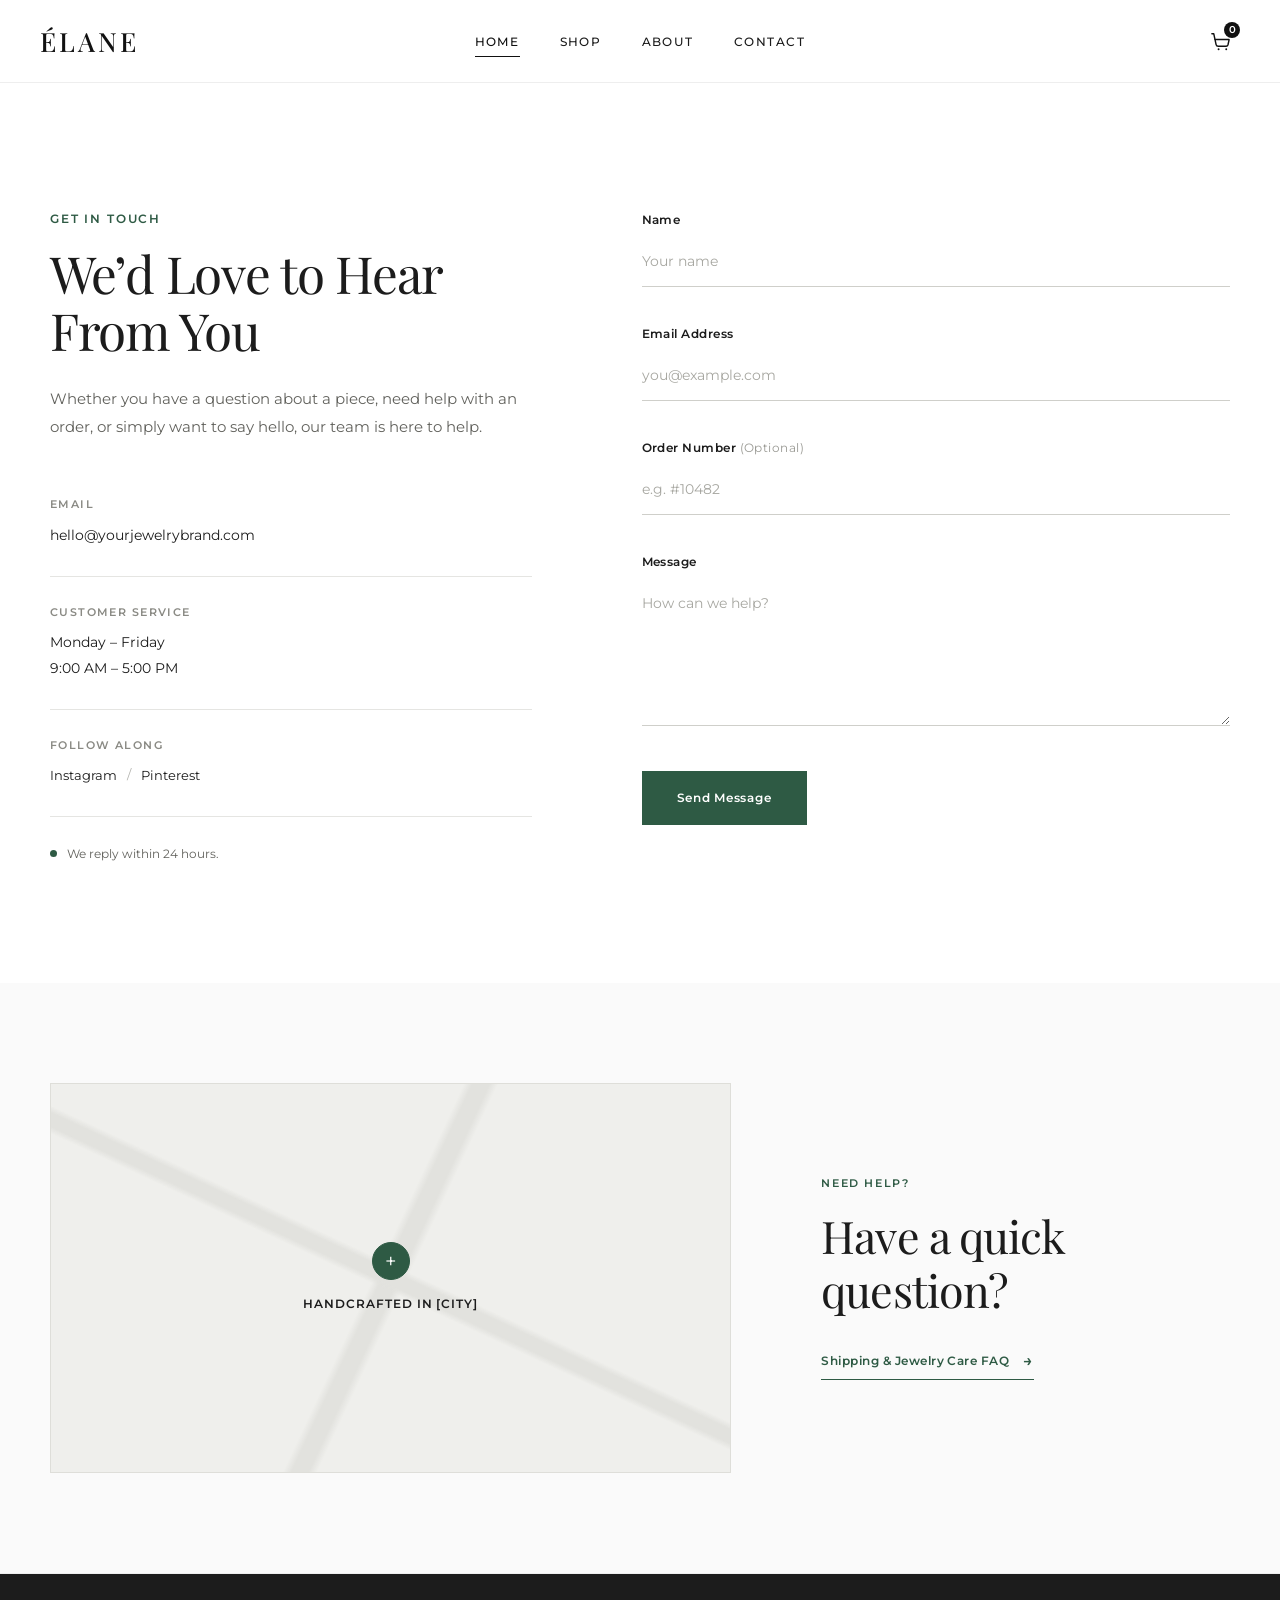
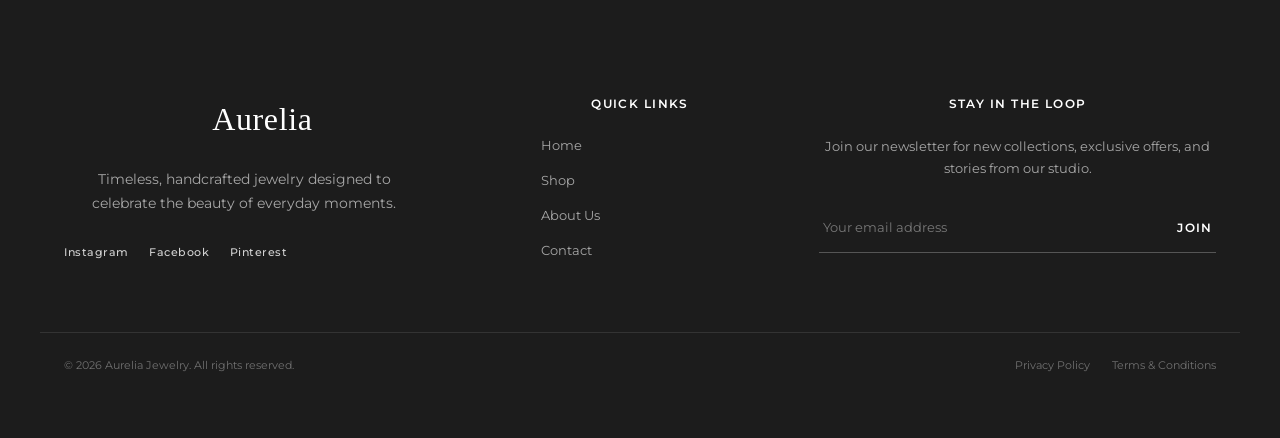
<file: contact.html>
<!DOCTYPE html>
<html lang="en">

<head>
    <meta charset="UTF-8">
    <meta name="viewport" content="width=device-width, initial-scale=1.0">
    <title>Document</title>

    <!-- Google Fonts -->
    <link rel="preconnect" href="https://fonts.googleapis.com">
    <link rel="preconnect" href="https://fonts.gstatic.com" crossorigin>

    <link
        href="https://fonts.googleapis.com/css2?family=Montserrat:wght@400;500;600&family=Playfair+Display:wght@400;500;600&display=swap"
        rel="stylesheet">

    <!-- Global Styles -->
    <link rel="stylesheet" href="styles.css">

</head>

<body>

    <header class="site-header">
        <nav class="navbar container" aria-label="Main navigation">

            <!-- Brand Logo -->
            <a href="/" class="brand-logo" aria-label="ÉLANE Jewelry Home">
                ÉLANE
            </a>

            <!-- Navigation Links -->
            <ul class="nav-links">
                <li>
                    <a href="/" class="nav-link active">Home</a>
                </li>

                <li>
                    <a href="/shop.html" class="nav-link">Shop</a>
                </li>

                <li>
                    <a href="/about.html" class="nav-link">About</a>
                </li>

                <li>
                    <a href="/contact.html" class="nav-link">Contact</a>
                </li>
            </ul>

            <!-- Shopping Cart -->
            <a href="/cart.html" class="cart-link" aria-label="View shopping cart">
                <svg class="cart-icon" width="24" height="24" viewBox="0 0 24 24" fill="none"
                    xmlns="http://www.w3.org/2000/svg" aria-hidden="true">
                    <path d="M3 4H5L7.4 15.2C7.62 16.23 8.53 17 9.58 17H17.8C18.75 17 19.59 16.34 19.82 15.42L21 10H6"
                        stroke="currentColor" stroke-width="1.5" stroke-linecap="round" stroke-linejoin="round" />

                    <circle cx="10" cy="20" r="1" fill="currentColor" />

                    <circle cx="18" cy="20" r="1" fill="currentColor" />
                </svg>

                <span class="cart-count">0</span>
            </a>

        </nav>
    </header>

    <main>

        <!-- =========================================
     CONTACT PAGE — MAIN SECTION
========================================= -->

        <section class="contact-section">
            <div class="contact-container">

                <!-- Left Column — Get in Touch -->
                <div class="contact-info">

                    <p class="contact-eyebrow">Get in Touch</p>

                    <h1>We’d Love to Hear From You</h1>

                    <p class="contact-intro">
                        Whether you have a question about a piece, need help with an order,
                        or simply want to say hello, our team is here to help.
                    </p>

                    <div class="contact-details">

                        <!-- Email -->
                        <div class="contact-detail">
                            <span class="contact-label">Email</span>
                            <a href="mailto:hello@yourjewelrybrand.com">
                                hello@yourjewelrybrand.com
                            </a>
                        </div>

                        <!-- Customer Service Hours -->
                        <div class="contact-detail">
                            <span class="contact-label">Customer Service</span>
                            <p>
                                Monday – Friday<br />
                                9:00 AM – 5:00 PM
                            </p>
                        </div>

                        <!-- Social Links -->
                        <div class="contact-detail">
                            <span class="contact-label">Follow Along</span>

                            <div class="contact-socials">
                                <a href="#" target="_blank" rel="noopener noreferrer">
                                    Instagram
                                </a>

                                <span>/</span>

                                <a href="#" target="_blank" rel="noopener noreferrer">
                                    Pinterest
                                </a>
                            </div>
                        </div>

                        <!-- Response Time -->
                        <div class="contact-response">
                            <span class="response-dot"></span>
                            <span>We reply within 24 hours.</span>
                        </div>

                    </div>
                </div>


                <!-- Right Column — Contact Form -->
                <div class="contact-form-wrapper">

                    <form class="contact-form">

                        <!-- Name -->
                        <div class="form-field">
                            <label for="contact-name">Name</label>
                            <input type="text" id="contact-name" name="name" placeholder="Your name" autocomplete="name"
                                required />
                        </div>

                        <!-- Email -->
                        <div class="form-field">
                            <label for="contact-email">Email Address</label>
                            <input type="email" id="contact-email" name="email" placeholder="you@example.com"
                                autocomplete="email" required />
                        </div>

                        <!-- Order Number -->
                        <div class="form-field">
                            <label for="contact-order">Order Number <span>(Optional)</span></label>
                            <input type="text" id="contact-order" name="order-number" placeholder="e.g. #10482" />
                        </div>

                        <!-- Message -->
                        <div class="form-field form-message">
                            <label for="contact-message">Message</label>
                            <textarea id="contact-message" name="message" placeholder="How can we help?" rows="5"
                                required></textarea>
                        </div>

                        <!-- Submit -->
                        <button type="submit" class="contact-submit">
                            Send Message
                        </button>

                    </form>

                </div>

            </div>
        </section>

        <!-- =========================================
     CONTACT PAGE — MAP & FAQ CLOSURE
========================================= -->

        <section class="contact-closure">
            <div class="contact-closure-container">

                <!-- Left — Map Placeholder -->
                <div class="contact-map">
                    <div class="map-placeholder">
                        <div class="map-placeholder-content">
                            <span class="map-pin">+</span>
                            <p>Handcrafted in [City]</p>
                        </div>
                    </div>
                </div>

                <!-- Right — FAQ -->
                <div class="contact-faq">
                    <p class="contact-faq-eyebrow">Need Help?</p>

                    <h2>Have a quick question?</h2>

                    <a href="/shipping-jewelry-care" class="contact-faq-link">
                        Shipping &amp; Jewelry Care FAQ
                        <span aria-hidden="true">→</span>
                    </a>
                </div>

            </div>
        </section>

    </main>

    <footer class="site-footer">
        <div class="footer-container">

            <!-- Column 1: Brand -->
            <div class="footer-brand">
                <a href="#" class="footer-logo">
                    Aurelia
                </a>

                <p class="footer-statement">
                    Timeless, handcrafted jewelry designed to celebrate
                    the beauty of everyday moments.
                </p>

                <div class="footer-socials">
                    <a href="#" aria-label="Instagram">Instagram</a>
                    <a href="#" aria-label="Facebook">Facebook</a>
                    <a href="#" aria-label="Pinterest">Pinterest</a>
                </div>
            </div>

            <!-- Column 2: Quick Links -->
            <div class="footer-links">
                <h3>Quick Links</h3>

                <nav aria-label="Footer navigation">
                    <a href="#">Home</a>
                    <a href="#">Shop</a>
                    <a href="#">About Us</a>
                    <a href="#">Contact</a>
                </nav>
            </div>

            <!-- Column 3: Newsletter -->
            <div class="footer-newsletter">
                <h3>Stay in the Loop</h3>

                <p>
                    Join our newsletter for new collections, exclusive
                    offers, and stories from our studio.
                </p>

                <form class="newsletter-form">
                    <label for="newsletter-email" class="sr-only">
                        Email address
                    </label>

                    <input type="email" id="newsletter-email" name="email" placeholder="Your email address"
                        autocomplete="email" required />

                    <button type="submit">
                        Join
                    </button>
                </form>
            </div>

        </div>

        <!-- Bottom Bar -->
        <div class="footer-bottom">
            <p>
                © 2026 Aurelia Jewelry. All rights reserved.
            </p>

            <div class="footer-legal">
                <a href="#">Privacy Policy</a>
                <a href="#">Terms & Conditions</a>
            </div>
        </div>
    </footer>

</body>

</html>
</file>
<file: styles.css>
/* =========================================
   GLOBAL CONFIGURATION
========================================= */

:root {
  --color-white: #ffffff;
  --color-black: #111111;
  --color-charcoal: #1a1a1a;
  --color-gray-100: #f7f7f7;
  --color-gray-200: #eeeeee;
  --color-gray-500: #777777;
  --color-gray-700: #444444;

  --font-heading: "Playfair Display", Georgia, serif;
  --font-body: "Montserrat", Arial, sans-serif;

  --container-width: 1200px;

  --transition: 0.25s ease;
}


/* =========================================
   RESET
========================================= */

*,
*::before,
*::after {
  box-sizing: border-box;
  margin: 0;
  padding: 0;
}

html {
  scroll-behavior: smooth;
}

body {
  background-color: var(--color-white);
  color: var(--color-black);
  font-family: var(--font-body);
  font-size: 16px;
  line-height: 1.6;
}

img {
  display: block;
  max-width: 100%;
}

a {
  color: inherit;
  text-decoration: none;
}

button,
input,
textarea,
select {
  font: inherit;
}


/* =========================================
   REUSABLE CONTAINER
========================================= */

.container {
  width: min(100% - 48px, var(--container-width));
  margin-inline: auto;
}


/* =========================================
   HEADER
========================================= */

.site-header {
  position: sticky;
  top: 0;
  z-index: 1000;

  width: 100%;

  background-color: rgba(255, 255, 255, 0.97);
  border-bottom: 1px solid var(--color-gray-200);
}


/* =========================================
   NAVIGATION
========================================= */

.navbar {
  position: relative;

  display: grid;
  grid-template-columns: 1fr auto 1fr;
  align-items: center;

  min-height: 82px;
}


/* =========================================
   BRAND
========================================= */

.brand-logo {
  justify-self: start;

  font-family: var(--font-heading);
  font-size: 1.65rem;
  font-weight: 500;
  letter-spacing: 0.12em;

  color: var(--color-black);

  transition: opacity var(--transition);
}

.brand-logo:hover {
  opacity: 0.65;
}


/* =========================================
   NAVIGATION LINKS
========================================= */

.nav-links {
  display: flex;
  align-items: center;
  justify-content: center;
  gap: 2.5rem;

  list-style: none;
}

.nav-link {
  position: relative;

  font-size: 0.78rem;
  font-weight: 500;
  letter-spacing: 0.12em;
  text-transform: uppercase;

  color: var(--color-charcoal);

  transition: color var(--transition);
}

.nav-link::after {
  content: "";

  position: absolute;
  left: 0;
  bottom: -8px;

  width: 0;
  height: 1px;

  background-color: var(--color-black);

  transition: width var(--transition);
}

.nav-link:hover,
.nav-link.active {
  color: var(--color-black);
}

.nav-link:hover::after,
.nav-link.active::after {
  width: 100%;
}


/* =========================================
   SHOPPING CART
========================================= */

.cart-link {
  position: relative;

  justify-self: end;

  display: flex;
  align-items: center;
  justify-content: center;

  width: 40px;
  height: 40px;

  color: var(--color-black);

  transition: opacity var(--transition);
}

.cart-link:hover {
  opacity: 0.6;
}

.cart-icon {
  width: 23px;
  height: 23px;
}


/* Cart quantity */

.cart-count {
  position: absolute;
  top: 1px;
  right: 0;

  display: flex;
  align-items: center;
  justify-content: center;

  min-width: 16px;
  height: 16px;
  padding: 0 4px;

  border-radius: 50%;

  background-color: var(--color-black);
  color: var(--color-white);

  font-size: 0.6rem;
  font-weight: 600;
  line-height: 1;
}


/* =========================================
   HERO
========================================= */

.hero {
  min-height: calc(100vh - 82px);

  display: flex;
  align-items: center;

  background-color: var(--color-white);
  padding: 0 4rem;
}

.hero-content {
  padding-block: 100px;
}


/* Small heading above hero */

.eyebrow {
  margin-bottom: 1.5rem;

  color: var(--color-gray-500);

  font-size: 0.72rem;
  font-weight: 600;
  letter-spacing: 0.3em;
  text-transform: uppercase;
}


/* Main heading */

.hero h1 {
  max-width: 800px;

  margin-bottom: 1.75rem;

  font-family: var(--font-heading);
  font-size: clamp(3rem, 7vw, 6.5rem);
  font-weight: 400;
  line-height: 1.05;
  letter-spacing: -0.02em;

  color: var(--color-black);
}


/* Hero paragraph */

.hero-description {
  max-width: 550px;

  margin-bottom: 2.5rem;

  color: var(--color-gray-700);

  font-size: 0.95rem;
  line-height: 1.8;
}


/* =========================================
   BUTTON
========================================= */

.btn {
  display: inline-flex;
  align-items: center;
  justify-content: center;

  min-height: 52px;
  padding: 0 30px;

  border: 1px solid transparent;

  font-size: 0.75rem;
  font-weight: 600;
  letter-spacing: 0.12em;
  text-transform: uppercase;

  transition:
    background-color var(--transition),
    color var(--transition),
    border-color var(--transition);
}

.btn-dark {
  background-color: var(--color-black);
  color: var(--color-white);
}

.btn-dark:hover {
  background-color: var(--color-charcoal);
}


/* =========================================
   FOOTER
========================================= */

.site-footer {
  padding: 40px 0;

  border-top: 1px solid var(--color-gray-200);

  color: var(--color-gray-500);

  font-size: 0.75rem;
  text-align: center;
}


/* =========================================
   RESPONSIVE NAVIGATION
========================================= */

@media (max-width: 768px) {

  .container {
    width: min(100% - 32px, var(--container-width));
  }

  .navbar {
    grid-template-columns: 1fr auto;
    min-height: 72px;
  }

  .brand-logo {
    font-size: 1.4rem;
  }

  /*
    Hide desktop navigation for now.
    A mobile menu can be added later with JavaScript.
  */
  .nav-links {
    display: none;
  }

  .hero {
    min-height: calc(100vh - 72px);
  }

  .hero-content {
    padding-block: 80px;
  }

  .hero h1 {
    font-size: clamp(2.8rem, 14vw, 4.5rem);
  }

  .hero-description {
    font-size: 0.9rem;
  }

}


/* =========================================
   SMALL MOBILE DEVICES
========================================= */

@media (max-width: 480px) {

  .container {
    width: min(100% - 24px, var(--container-width));
  }

  .navbar {
    min-height: 68px;
  }

  .brand-logo {
    font-size: 1.25rem;
  }

  .hero-content {
    padding-block: 60px;
  }

  .hero h1 {
    font-size: 3rem;
  }

  .btn {
    width: 100%;
  }

}



/* =========================================
   FULLSCREEN HERO
========================================= */

.hero {
  position: relative;

  min-height: 100vh;
  min-height: 100svh;

  display: flex;
  align-items: center;

  overflow: hidden;

  background-color: var(--color-charcoal);
}


/* =========================================
   HERO BACKGROUND IMAGE
========================================= */

.hero-background {
  position: absolute;
  inset: 0;

  z-index: 0;
}

.hero-background img {
  width: 100%;
  height: 100%;

  object-fit: cover;
  object-position: center;

  display: block;
}


/* =========================================
   HERO OVERLAY
========================================= */

.hero-overlay {
  position: absolute;
  inset: 0;

  z-index: 1;

  /*
    Solid charcoal overlay rather than a gradient.
    This keeps the design consistent with the
    minimalist luxury aesthetic.
  */
  background-color: rgba(17, 17, 17, 0.48);
}


/* =========================================
   HERO CONTENT
========================================= */

.hero-content {
  position: relative;

  z-index: 2;

  width: 100%;

  padding-top: 120px;
  padding-bottom: 120px;

  color: var(--color-white);
}


/* =========================================
   HERO EYEBROW
========================================= */

.hero .eyebrow {
  margin-bottom: 1.5rem;

  color: rgba(255, 255, 255, 0.85);

  font-family: var(--font-body);
  font-size: 0.72rem;
  font-weight: 600;

  letter-spacing: 0.3em;
  text-transform: uppercase;
}


/* =========================================
   HERO HEADING
========================================= */

.hero h1 {
  max-width: 900px;

  margin-bottom: 1.75rem;

  color: var(--color-white);

  font-family: var(--font-heading);
  font-size: clamp(3.2rem, 7vw, 7rem);
  font-weight: 400;

  line-height: 1.05;
  letter-spacing: -0.025em;
}


/* =========================================
   HERO DESCRIPTION
========================================= */

.hero-description {
  max-width: 560px;

  margin-bottom: 2.5rem;

  color: rgba(255, 255, 255, 0.88);

  font-family: var(--font-body);
  font-size: 0.95rem;
  line-height: 1.8;
}


/* =========================================
   EMERALD CTA
========================================= */

.btn-emerald {
  background-color: #2E5A44;
  border-color: #2E5A44;

  color: var(--color-white);
}

.btn-emerald:hover {
  background-color: #244936;
  border-color: #244936;
}

.btn-emerald:focus-visible {
  outline: 2px solid var(--color-white);
  outline-offset: 4px;
}


/* =========================================
   HERO RESPONSIVE
========================================= */

@media (max-width: 768px) {

  .hero-content {
    padding-top: 100px;
    padding-bottom: 100px;
  }

  .hero h1 {
    max-width: 700px;

    font-size: clamp(3rem, 12vw, 5rem);
  }

  .hero-description {
    max-width: 500px;

    font-size: 0.9rem;
  }

}


/* =========================================
   SMALL MOBILE DEVICES
========================================= */

@media (max-width: 480px) {

  .hero {
    min-height: 100svh;
  }

  .hero-content {
    padding-top: 80px;
    padding-bottom: 80px;
  }

  .hero .eyebrow {
    margin-bottom: 1.25rem;

    font-size: 0.65rem;
    letter-spacing: 0.22em;
  }

  .hero h1 {
    margin-bottom: 1.5rem;

    font-size: clamp(2.7rem, 13vw, 4rem);
    line-height: 1.08;
  }

  .hero-description {
    margin-bottom: 2rem;

    font-size: 0.85rem;
    line-height: 1.75;
  }

  .hero .btn {
    width: auto;
  }

}

/* ========================================
   SHOP BY CATEGORY
======================================== */

.shop-categories {
  width: 100%;
  padding: 100px 24px;
  background-color: #ffffff;
}

.categories-container {
  width: 100%;
  max-width: 1200px;
  margin: 0 auto;
}

/* Header */

.categories-header {
  max-width: 650px;
  margin: 0 auto 55px;
  text-align: center;
}

.categories-eyebrow {
  display: block;
  margin-bottom: 12px;
  color: #2e5a44;
  font-size: 0.8rem;
  font-weight: 600;
  letter-spacing: 0.15em;
  text-transform: uppercase;
}

.categories-header h2 {
  margin: 0 0 16px;
  color: #1f2933;
  font-family: Georgia, "Times New Roman", serif;
  font-size: clamp(2.2rem, 4vw, 3.2rem);
  font-weight: 500;
  line-height: 1.15;
}

.categories-header p {
  margin: 0;
  color: #6b7280;
  font-size: 1rem;
  line-height: 1.7;
}

/* Grid */

.categories-grid {
  display: grid;
  grid-template-columns: repeat(3, 1fr);
  gap: 24px;
}

/* Category Card */

.category-card {
  display: block;
  overflow: hidden;
  color: inherit;
  text-decoration: none;
}

/* Image Container */

.category-image {
  position: relative;
  width: 100%;
  aspect-ratio: 4 / 5;
  overflow: hidden;
  background-color: #f3f4f1;
}

/* Image */

.category-image img {
  display: block;
  width: 100%;
  height: 100%;
  object-fit: cover;
  transition: transform 0.6s ease;
}

/* Dark Overlay */

.category-image::after {
  content: "";
  position: absolute;
  inset: 0;
  background: rgba(0, 0, 0, 0.18);
  transition: background-color 0.4s ease;
}

/* Text Overlay */

.category-overlay {
  position: absolute;
  z-index: 2;
  right: 0;
  bottom: 0;
  left: 0;
  padding: 32px 28px;
  color: #ffffff;
}

.category-overlay h3 {
  margin: 0 0 8px;
  font-family: Georgia, "Times New Roman", serif;
  font-size: 2rem;
  font-weight: 500;
}

.category-overlay span {
  font-size: 0.8rem;
  font-weight: 600;
  letter-spacing: 0.08em;
  text-transform: uppercase;
  opacity: 0;
  transform: translateY(8px);
  transition:
    opacity 0.35s ease,
    transform 0.35s ease;
}

/* Hover Effects */

.category-card:hover .category-image img {
  transform: scale(1.06);
}

.category-card:hover .category-image::after {
  background: rgba(0, 0, 0, 0.28);
}

.category-card:hover .category-overlay span {
  opacity: 1;
  transform: translateY(0);
}

/* ========================================
   TABLET
======================================== */

@media (max-width: 900px) {
  .shop-categories {
    padding: 80px 24px;
  }

  .categories-grid {
    gap: 18px;
  }

  .category-overlay {
    padding: 24px 20px;
  }

  .category-overlay h3 {
    font-size: 1.7rem;
  }
}

/* ========================================
   MOBILE
======================================== */

@media (max-width: 650px) {
  .shop-categories {
    padding: 70px 20px;
  }

  .categories-header {
    margin-bottom: 40px;
  }

  .categories-grid {
    grid-template-columns: 1fr;
    gap: 20px;
  }

  .category-image {
    aspect-ratio: 16 / 10;
  }

  .category-overlay {
    padding: 24px;
  }

  .category-overlay h3 {
    font-size: 1.8rem;
  }

  .category-overlay span {
    opacity: 1;
    transform: translateY(0);
  }
}

/* ========================================
   TRENDING PIECES
======================================== */

.trending-pieces {
  width: 100%;
  padding: 100px 24px;
  background-color: #fafaf8;
}

.trending-container {
  width: 100%;
  max-width: 1200px;
  margin: 0 auto;
}

/* ========================================
   SECTION HEADER
======================================== */

.trending-header {
  max-width: 650px;
  margin: 0 auto 55px;
  text-align: center;
}

.trending-eyebrow {
  display: block;
  margin-bottom: 12px;
  color: #2e5a44;
  font-family: "Montserrat", sans-serif;
  font-size: 0.75rem;
  font-weight: 600;
  letter-spacing: 0.16em;
  text-transform: uppercase;
}

.trending-header h2 {
  margin: 0 0 16px;
  color: #1f2933;
  font-family: Georgia, "Times New Roman", serif;
  font-size: clamp(2.2rem, 4vw, 3.2rem);
  font-weight: 500;
  line-height: 1.15;
}

.trending-header p {
  margin: 0;
  color: #6b7280;
  font-family: "Montserrat", sans-serif;
  font-size: 0.9rem;
  line-height: 1.7;
}

/* ========================================
   PRODUCT GRID
======================================== */

.product-grid {
  display: grid;
  grid-template-columns: repeat(4, 1fr);
  gap: 28px;
}

/* ========================================
   PRODUCT CARD
======================================== */

.product-card {
  min-width: 0;
  background-color: #ffffff;
}

/* ========================================
   PRODUCT IMAGE
======================================== */

.product-image {
  width: 100%;
  aspect-ratio: 4 / 5;
  overflow: hidden;
  background-color: #eeeeeb;
}

.product-image img {
  display: block;
  width: 100%;
  height: 100%;
  object-fit: cover;
  transition: transform 0.5s ease;
}

.product-card:hover .product-image img {
  transform: scale(1.05);
}

/* ========================================
   PRODUCT INFO
======================================== */

.product-info {
  padding: 20px 4px 0;
}

.product-info h3 {
  margin: 0 0 8px;
  color: #1f2933;
  font-family: "Montserrat", sans-serif;
  font-size: 0.9rem;
  font-weight: 600;
  line-height: 1.5;
}

.product-price {
  margin: 0 0 18px;
  color: #2e5a44;
  font-family: "Montserrat", sans-serif;
  font-size: 0.9rem;
  font-weight: 600;
}

/* ========================================
   ADD TO CART BUTTON
======================================== */

.add-to-cart {
  width: 100%;
  padding: 12px 18px;
  border: 1px solid #2e5a44;
  background-color: transparent;
  color: #2e5a44;
  font-family: "Montserrat", sans-serif;
  font-size: 0.72rem;
  font-weight: 600;
  letter-spacing: 0.08em;
  text-transform: uppercase;
  cursor: pointer;
  transition:
    background-color 0.3s ease,
    color 0.3s ease;
}

.add-to-cart:hover {
  background-color: #2e5a44;
  color: #ffffff;
}

/* ========================================
   VIEW COLLECTION
======================================== */

.trending-footer {
  display: flex;
  justify-content: center;
  margin-top: 55px;
}

.view-collection {
  display: inline-flex;
  align-items: center;
  gap: 10px;
  padding-bottom: 5px;
  border-bottom: 1px solid #2e5a44;
  color: #2e5a44;
  font-family: "Montserrat", sans-serif;
  font-size: 0.75rem;
  font-weight: 600;
  letter-spacing: 0.08em;
  text-decoration: none;
  text-transform: uppercase;
  transition: gap 0.3s ease;
}

.view-collection:hover {
  gap: 16px;
}

/* ========================================
   TABLET
======================================== */

@media (max-width: 1000px) {
  .trending-pieces {
    padding: 80px 24px;
  }

  .product-grid {
    grid-template-columns: repeat(2, 1fr);
    gap: 35px 22px;
  }
}

/* ========================================
   MOBILE
======================================== */

@media (max-width: 600px) {
  .trending-pieces {
    padding: 70px 20px;
  }

  .trending-header {
    margin-bottom: 40px;
  }

  .product-grid {
    grid-template-columns: 1fr;
    gap: 45px;
  }

  .product-image {
    aspect-ratio: 4 / 5;
  }

  .product-info {
    padding-top: 18px;
  }

  .product-info h3 {
    font-size: 0.85rem;
  }

  .add-to-cart {
    padding: 13px 18px;
  }

  .trending-footer {
    margin-top: 45px;
  }
}

/* ========================================
   FOOTER
======================================== */

.site-footer {
  width: 100%;
  background-color: #1c1c1c;
  color: #ffffff;
}

/* ========================================
   MAIN FOOTER
======================================== */

.footer-container {
  width: 100%;
  max-width: 1200px;
  margin: 0 auto;
  padding: 80px 24px 70px;

  display: grid;
  grid-template-columns: 1.4fr 0.7fr 1.4fr;
  gap: 80px;
}

/* ========================================
   BRAND
======================================== */

.footer-logo {
  display: inline-block;
  margin-bottom: 22px;

  color: #ffffff;
  font-family: Georgia, "Times New Roman", serif;
  font-size: 2rem;
  font-weight: 500;
  letter-spacing: 0.02em;
  text-decoration: none;
}

.footer-statement {
  max-width: 360px;
  margin: 0;

  color: #a7a7a7;
  font-family: "Montserrat", sans-serif;
  font-size: 0.85rem;
  line-height: 1.8;
}

/* ========================================
   SOCIAL LINKS
======================================== */

.footer-socials {
  display: flex;
  flex-wrap: wrap;
  gap: 20px;
  margin-top: 28px;
}

.footer-socials a {
  color: #d1d1d1;
  font-family: "Montserrat", sans-serif;
  font-size: 0.7rem;
  font-weight: 500;
  letter-spacing: 0.05em;
  text-decoration: none;
  transition: color 0.3s ease;
}

.footer-socials a:hover {
  color: #ffffff;
}

/* ========================================
   QUICK LINKS
======================================== */

.footer-links h3,
.footer-newsletter h3 {
  margin: 0 0 22px;

  color: #ffffff;
  font-family: "Montserrat", sans-serif;
  font-size: 0.75rem;
  font-weight: 600;
  letter-spacing: 0.12em;
  text-transform: uppercase;
}

.footer-links nav {
  display: flex;
  flex-direction: column;
  gap: 14px;
}

.footer-links nav a {
  width: fit-content;

  color: #a7a7a7;
  font-family: "Montserrat", sans-serif;
  font-size: 0.82rem;
  text-decoration: none;

  transition:
    color 0.3s ease,
    transform 0.3s ease;
}

.footer-links nav a:hover {
  color: #ffffff;
  transform: translateX(4px);
}

/* ========================================
   NEWSLETTER
======================================== */

.footer-newsletter p {
  max-width: 400px;
  margin: 0 0 24px;

  color: #a7a7a7;
  font-family: "Montserrat", sans-serif;
  font-size: 0.82rem;
  line-height: 1.7;
}

/* ========================================
   NEWSLETTER FORM
======================================== */

.newsletter-form {
  display: flex;
  width: 100%;
  max-width: 430px;

  border-bottom: 1px solid #555555;
}

.newsletter-form input {
  flex: 1;
  min-width: 0;
  padding: 14px 4px;

  border: none;
  outline: none;
  background-color: transparent;

  color: #ffffff;
  font-family: "Montserrat", sans-serif;
  font-size: 0.8rem;
}

.newsletter-form input::placeholder {
  color: #777777;
}

.newsletter-form input:focus {
  border: none;
  outline: none;
}

.newsletter-form button {
  padding: 14px 4px;

  border: none;
  background-color: transparent;
  color: #ffffff;

  font-family: "Montserrat", sans-serif;
  font-size: 0.72rem;
  font-weight: 600;
  letter-spacing: 0.1em;
  text-transform: uppercase;

  cursor: pointer;

  transition: color 0.3s ease;
}

.newsletter-form button:hover {
  color: #b8c8bd;
}

/* ========================================
   SCREEN READER TEXT
======================================== */

.sr-only {
  position: absolute;

  width: 1px;
  height: 1px;
  padding: 0;
  margin: -1px;

  overflow: hidden;
  clip: rect(0, 0, 0, 0);
  white-space: nowrap;

  border: 0;
}

/* ========================================
   FOOTER BOTTOM
======================================== */

.footer-bottom {
  width: 100%;
  max-width: 1200px;
  margin: 0 auto;
  padding: 24px;

  display: flex;
  align-items: center;
  justify-content: space-between;
  gap: 20px;

  border-top: 1px solid #333333;
}

.footer-bottom p {
  margin: 0;

  color: #707070;
  font-family: "Montserrat", sans-serif;
  font-size: 0.68rem;
}

.footer-legal {
  display: flex;
  gap: 22px;
}

.footer-legal a {
  color: #707070;
  font-family: "Montserrat", sans-serif;
  font-size: 0.68rem;
  text-decoration: none;

  transition: color 0.3s ease;
}

.footer-legal a:hover {
  color: #ffffff;
}

/* ========================================
   TABLET
======================================== */

@media (max-width: 900px) {
  .footer-container {
    grid-template-columns: 1fr 1fr;
    gap: 55px 50px;
  }

  .footer-newsletter {
    grid-column: span 2;
  }
}

/* ========================================
   MOBILE
======================================== */

@media (max-width: 600px) {
  .footer-container {
    grid-template-columns: 1fr;
    gap: 45px;

    padding: 60px 20px 50px;
  }

  .footer-newsletter {
    grid-column: auto;
  }

  .footer-statement {
    max-width: 100%;
  }

  .newsletter-form {
    max-width: 100%;
  }

  .footer-bottom {
    flex-direction: column;
    align-items: flex-start;

    padding: 22px 20px;
  }

  .footer-legal {
    flex-wrap: wrap;
    gap: 12px 20px;
  }
}

/* ========================================
   SHOP PAGE — TOP BANNER
======================================== */

.shop-banner {
  width: 100%;
  min-height: 360px;
  padding: 80px 24px;

  display: flex;
  align-items: center;
  justify-content: center;

  background-color: #e5d9c4;
}

.shop-banner-content {
  width: 100%;
  max-width: 720px;
  margin: 0 auto;
  text-align: center;
}

/* Eyebrow */

.shop-banner-eyebrow {
  display: block;
  margin-bottom: 18px;

  color: #2e5a44;
  font-family: "Montserrat", sans-serif;
  font-size: 0.72rem;
  font-weight: 600;
  letter-spacing: 0.18em;
  text-transform: uppercase;
}

/* Main Title */

.shop-banner h1 {
  margin: 0 0 20px;

  color: #1c1c1c;
  font-family: "Playfair Display", Georgia, serif;
  font-size: clamp(2.5rem, 5vw, 4.2rem);
  font-weight: 500;
  line-height: 1.1;
}

/* Description */

.shop-banner p {
  max-width: 600px;
  margin: 0 auto;

  color: #4f4b45;
  font-family: "Montserrat", Arial, sans-serif;
  font-size: 0.9rem;
  font-weight: 400;
  line-height: 1.8;
}

/* ========================================
   TABLET
======================================== */

@media (max-width: 768px) {
  .shop-banner {
    min-height: 320px;
    padding: 70px 24px;
  }

  .shop-banner h1 {
    font-size: clamp(2.3rem, 7vw, 3.4rem);
  }
}

/* ========================================
   MOBILE
======================================== */

@media (max-width: 480px) {
  .shop-banner {
    min-height: 300px;
    padding: 60px 20px;
  }

  .shop-banner-eyebrow {
    margin-bottom: 14px;
    font-size: 0.68rem;
  }

  .shop-banner h1 {
    margin-bottom: 16px;
    font-size: 2.35rem;
  }

  .shop-banner p {
    font-size: 0.82rem;
    line-height: 1.7;
  }
}

/* ========================================
   PRODUCT CATALOG
======================================== */

.shop-catalog {
  width: 100%;
  padding: 90px 24px;
  background-color: #ffffff;
}

.catalog-container {
  width: 100%;
  max-width: 1200px;
  margin: 0 auto;

  display: grid;
  grid-template-columns: 25% 75%;
}

/* ========================================
   SIDEBAR
======================================== */

.catalog-sidebar {
  padding-right: 45px;
  border-right: 1px solid #e5e5e2;
}

.filter-section {
  padding-bottom: 25px;
  border-bottom: 1px solid #e5e5e2;
}

.filter-section h2 {
  margin: 0;

  color: #1c1c1c;
  font-family: "Playfair Display", Georgia, serif;
  font-size: 1.5rem;
  font-weight: 500;
}

/* Filter Groups */

.filter-group {
  padding: 28px 0;
  border-bottom: 1px solid #e5e5e2;
}

.filter-group h3 {
  margin: 0 0 20px;

  color: #1c1c1c;
  font-family: "Montserrat", sans-serif;
  font-size: 0.72rem;
  font-weight: 600;
  letter-spacing: 0.1em;
  text-transform: uppercase;
}

/* Checkbox Options */

.filter-option {
  display: flex;
  align-items: center;
  gap: 12px;

  margin-bottom: 15px;

  color: #5f5f5a;
  font-family: "Montserrat", sans-serif;
  font-size: 0.8rem;

  cursor: pointer;
}

.filter-option:last-child {
  margin-bottom: 0;
}

.filter-option input {
  width: 15px;
  height: 15px;

  margin: 0;

  accent-color: #2e5a44;

  cursor: pointer;
}

/* Sort Select */

.filter-group select {
  width: 100%;
  padding: 13px 35px 13px 12px;

  border: 1px solid #d8d8d3;
  border-radius: 0;

  background-color: #ffffff;
  color: #3f3f3a;

  font-family: "Montserrat", sans-serif;
  font-size: 0.75rem;

  cursor: pointer;
}

.filter-group select:focus {
  border-color: #2e5a44;
  outline: none;
}

/* ========================================
   PRODUCT AREA
======================================== */

.catalog-products {
  min-width: 0;
  padding-left: 45px;
}

/* Top Bar */

.catalog-topbar {
  display: flex;
  justify-content: flex-end;

  margin-bottom: 28px;
}

.catalog-topbar p {
  margin: 0;

  color: #888883;
  font-family: "Montserrat", sans-serif;
  font-size: 0.7rem;
}

/* ========================================
   PRODUCT GRID
======================================== */

.catalog-grid {
  display: grid;
  grid-template-columns: repeat(3, 1fr);
  gap: 42px 22px;
}

/* ========================================
   PRODUCT CARD
======================================== */

.catalog-product-card {
  min-width: 0;
}

/* Product Image */

.catalog-product-image {
  width: 100%;
  aspect-ratio: 4 / 5;

  overflow: hidden;
  background-color: #f1f0ec;
}

.catalog-product-image img {
  display: block;

  width: 100%;
  height: 100%;

  object-fit: cover;

  transition: transform 0.5s ease;
}

.catalog-product-card:hover .catalog-product-image img {
  transform: scale(1.05);
}

/* ========================================
   PRODUCT INFORMATION
======================================== */

.catalog-product-info {
  padding-top: 17px;
}

.catalog-product-info h3 {
  margin: 0 0 7px;

  color: #1c1c1c;
  font-family: "Montserrat", sans-serif;
  font-size: 0.8rem;
  font-weight: 600;
  line-height: 1.5;
}

.catalog-price {
  margin: 0 0 15px;

  color: #2e5a44;
  font-family: "Montserrat", sans-serif;
  font-size: 0.8rem;
  font-weight: 600;
}

/* ========================================
   QUICK VIEW BUTTON
======================================== */

.quick-view {
  width: 100%;
  padding: 11px 15px;

  border: 1px solid #2e5a44;
  border-radius: 0;

  background-color: #2e5a44;
  color: #ffffff;

  font-family: "Montserrat", sans-serif;
  font-size: 0.68rem;
  font-weight: 600;
  letter-spacing: 0.08em;
  text-transform: uppercase;

  cursor: pointer;

  transition:
    background-color 0.3s ease,
    color 0.3s ease;
}

.quick-view:hover {
  background-color: transparent;
  color: #2e5a44;
}

/* ========================================
   TABLET
======================================== */

@media (max-width: 1000px) {
  .catalog-container {
    grid-template-columns: 28% 72%;
  }

  .catalog-sidebar {
    padding-right: 30px;
  }

  .catalog-products {
    padding-left: 30px;
  }

  .catalog-grid {
    grid-template-columns: repeat(2, 1fr);
    gap: 35px 20px;
  }
}

/* ========================================
   MOBILE
======================================== */

@media (max-width: 700px) {
  .shop-catalog {
    padding: 65px 20px;
  }

  .catalog-container {
    grid-template-columns: 1fr;
  }

  /* Sidebar */

  .catalog-sidebar {
    padding-right: 0;
    padding-bottom: 35px;

    border-right: none;
    border-bottom: 1px solid #e5e5e2;
  }

  .filter-section {
    padding-bottom: 20px;
  }

  .filter-group {
    padding: 22px 0;
  }

  /* Product Area */

  .catalog-products {
    padding-left: 0;
    padding-top: 40px;
  }

  .catalog-topbar {
    justify-content: flex-start;
    margin-bottom: 25px;
  }

  .catalog-grid {
    grid-template-columns: 1fr;
    gap: 45px;
  }

  .catalog-product-image {
    aspect-ratio: 4 / 5;
  }
}

/* ========================================
   SMALL MOBILE
======================================== */

@media (max-width: 400px) {
  .shop-catalog {
    padding-right: 16px;
    padding-left: 16px;
  }

  .catalog-product-info h3 {
    font-size: 0.78rem;
  }

  .quick-view {
    padding: 13px 15px;
  }
}

/* ========================================
   SHOP PAGINATION
======================================== */

.shop-pagination {
  display: flex;
  align-items: center;
  justify-content: center;
  gap: 8px;
  margin-bottom: 70px;

  width: 100%;
  margin-top: 70px;
  padding-top: 35px;

  border-top: 1px solid #e5e5e2;
}

/* ========================================
   PAGE NUMBERS
======================================== */

.pagination-number {
  display: flex;
  align-items: center;
  justify-content: center;

  width: 38px;
  height: 38px;

  border: 1px solid transparent;

  color: #666660;
  font-family: "Montserrat", sans-serif;
  font-size: 0.75rem;
  font-weight: 500;

  text-decoration: none;

  transition:
    border-color 0.3s ease,
    background-color 0.3s ease,
    color 0.3s ease;
}

/* Active Page */

.pagination-number.active {
  border-color: #1c1c1c;
  color: #1c1c1c;
}

/* Hover */

.pagination-number:not(.active):hover {
  border-color: #d4d4cf;
  background-color: #f7f7f4;
  color: #1c1c1c;
}

/* ========================================
   NEXT LINK
======================================== */

.pagination-next {
  display: inline-flex;
  align-items: center;
  gap: 9px;

  margin-left: 15px;
  padding: 10px 4px;

  color: #1c1c1c;
  font-family: "Montserrat", sans-serif;
  font-size: 0.72rem;
  font-weight: 600;
  letter-spacing: 0.07em;
  text-transform: uppercase;

  text-decoration: none;

  transition:
    color 0.3s ease,
    gap 0.3s ease;
}

.pagination-next span {
  font-size: 0.9rem;
  transition: transform 0.3s ease;
}

.pagination-next:hover {
  color: #2e5a44;
  gap: 13px;
}

.pagination-next:hover span {
  transform: translateX(3px);
}

/* ========================================
   MOBILE
======================================== */

@media (max-width: 480px) {
  .shop-pagination {
    gap: 4px;
    margin-top: 55px;
    padding-top: 28px;
  }

  .pagination-number {
    width: 34px;
    height: 34px;
    font-size: 0.7rem;
  }

  .pagination-next {
    margin-left: 8px;
    font-size: 0.68rem;
  }
}

/* ========================================
   OUR STORY
======================================== */

.our-story {
  width: 100%;
  padding: 120px 24px;
  background-color: #ffffff;
}

.our-story-container {
  width: 100%;
  max-width: 1200px;
  margin: 0 auto;

  display: grid;
  grid-template-columns: 1fr 1fr;
  gap: 100px;

  align-items: center;
}

/* ========================================
   IMAGE
======================================== */

.our-story-image {
  width: 100%;
  aspect-ratio: 4 / 5;

  overflow: hidden;
  background-color: #eeeae2;
}

.our-story-image img {
  display: block;

  width: 100%;
  height: 100%;

  object-fit: cover;

  transition: transform 0.6s ease;
}

.our-story-image:hover img {
  transform: scale(1.02);
}

/* ========================================
   CONTENT
======================================== */

.our-story-content {
  max-width: 500px;
  padding-right: 20px;
}

/* Eyebrow */

.our-story-eyebrow {
  display: block;
  margin-bottom: 18px;

  color: #2e5a44;

  font-family: "Montserrat", sans-serif;
  font-size: 0.72rem;
  font-weight: 600;
  letter-spacing: 0.17em;

  text-transform: uppercase;
}

/* Heading */

.our-story-content h2 {
  margin: 0 0 28px;

  color: #1c1c1c;

  font-family: "Playfair Display", Georgia, serif;
  font-size: clamp(2.5rem, 4vw, 3.7rem);
  font-weight: 500;
  line-height: 1.12;
}

/* Paragraphs */

.our-story-content p {
  margin: 0 0 22px;

  color: #62625d;

  font-family: "Montserrat", Arial, sans-serif;
  font-size: 0.86rem;
  font-weight: 400;
  line-height: 1.9;
}

.our-story-content p:last-child {
  margin-bottom: 0;
}

/* ========================================
   LARGE TABLET
======================================== */

@media (max-width: 1000px) {
  .our-story {
    padding: 100px 24px;
  }

  .our-story-container {
    gap: 60px;
  }

  .our-story-content {
    padding-right: 0;
  }
}

/* ========================================
   MOBILE
======================================== */

@media (max-width: 700px) {
  .our-story {
    padding: 75px 20px;
  }

  .our-story-container {
    grid-template-columns: 1fr;
    gap: 50px;
  }

  .our-story-image {
    aspect-ratio: 4 / 5;
  }

  .our-story-content {
    max-width: 100%;
    text-align: center;
  }

  .our-story-eyebrow {
    margin-bottom: 14px;
  }

  .our-story-content h2 {
    margin-bottom: 22px;
    font-size: 2.5rem;
  }

  .our-story-content p {
    font-size: 0.82rem;
    line-height: 1.8;
  }
}

/* ========================================
   SMALL MOBILE
======================================== */

@media (max-width: 400px) {
  .our-story {
    padding: 60px 18px;
  }

  .our-story-container {
    gap: 40px;
  }

  .our-story-content h2 {
    font-size: 2.25rem;
  }
}

/* ========================================
   OUR PHILOSOPHY
======================================== */

.our-philosophy {
  width: 100%;
  padding: 110px 24px;
  background-color: #fafafa;
}

.philosophy-container {
  width: 100%;
  max-width: 1200px;
  margin: 0 auto;
}

/* ========================================
   SECTION HEADER
======================================== */

.philosophy-header {
  max-width: 600px;
  margin: 0 auto 65px;
  text-align: center;
}

.philosophy-eyebrow {
  display: block;
  margin-bottom: 15px;

  color: #2e5a44;

  font-family: "Montserrat", sans-serif;
  font-size: 0.7rem;
  font-weight: 600;
  letter-spacing: 0.17em;

  text-transform: uppercase;
}

.philosophy-header h2 {
  margin: 0;

  color: #1c1c1c;

  font-family: "Playfair Display", Georgia, serif;
  font-size: clamp(2.4rem, 4vw, 3.4rem);
  font-weight: 500;
  line-height: 1.15;
}

/* ========================================
   PHILOSOPHY GRID
======================================== */

.philosophy-grid {
  display: grid;
  grid-template-columns: repeat(3, 1fr);
}

/* ========================================
   PHILOSOPHY ITEM
======================================== */

.philosophy-item {
  padding: 10px 55px 10px;

  text-align: center;
}

/* Vertical Dividers */

.philosophy-item + .philosophy-item {
  border-left: 1px solid #dededb;
}

/* ========================================
   ICON
======================================== */

.philosophy-icon {
  display: flex;
  align-items: center;
  justify-content: center;

  width: 52px;
  height: 52px;

  margin: 0 auto 25px;

  color: #2e5a44;
}

.philosophy-icon svg {
  width: 100%;
  height: 100%;
}

/* ========================================
   TITLE
======================================== */

.philosophy-item h3 {
  margin: 0 0 14px;

  color: #1c1c1c;

  font-family: "Montserrat", sans-serif;
  font-size: 0.88rem;
  font-weight: 600;
  letter-spacing: 0.02em;
}

/* ========================================
   DESCRIPTION
======================================== */

.philosophy-item p {
  max-width: 290px;
  margin: 0 auto;

  color: #70706b;

  font-family: "Montserrat", Arial, sans-serif;
  font-size: 0.78rem;
  font-weight: 400;
  line-height: 1.8;
}

/* ========================================
   TABLET
======================================== */

@media (max-width: 900px) {
  .our-philosophy {
    padding: 90px 24px;
  }

  .philosophy-header {
    margin-bottom: 50px;
  }

  .philosophy-item {
    padding: 10px 25px;
  }
}

/* ========================================
   MOBILE
======================================== */

@media (max-width: 650px) {
  .our-philosophy {
    padding: 75px 20px;
  }

  .philosophy-header {
    margin-bottom: 45px;
  }

  .philosophy-grid {
    grid-template-columns: 1fr;
    gap: 0;
  }

  .philosophy-item {
    padding: 35px 10px;
  }

  .philosophy-item:first-child {
    padding-top: 0;
  }

  .philosophy-item:last-child {
    padding-bottom: 0;
  }

  /* Replace vertical dividers with horizontal ones */

  .philosophy-item + .philosophy-item {
    border-top: 1px solid #dededb;
    border-left: none;
  }

  .philosophy-icon {
    margin-bottom: 20px;
  }

  .philosophy-item h3 {
    margin-bottom: 10px;
  }
}

/* ========================================
   SMALL MOBILE
======================================== */

@media (max-width: 400px) {
  .our-philosophy {
    padding: 65px 18px;
  }

  .philosophy-item {
    padding-right: 5px;
    padding-left: 5px;
  }
}

/* =========================================
   ABOUT PAGE — CLOSING CTA
========================================= */

.about-closing-cta {
  width: 100%;
  background-color: #ffffff;
  padding: 110px 24px;
  text-align: center;
}

.about-closing-content {
  max-width: 800px;
  margin: 0 auto;
  display: flex;
  flex-direction: column;
  align-items: center;
}

/* Serif Statement */
.about-closing-content h2 {
  margin: 0 0 36px;
  color: #1c1c1c;
  font-family: "Playfair Display", Georgia, serif;
  font-size: clamp(2rem, 4vw, 3.25rem);
  font-weight: 400;
  line-height: 1.2;
  letter-spacing: -0.02em;
}

/* CTA Button */
.about-closing-button {
  display: inline-flex;
  align-items: center;
  justify-content: center;
  min-height: 52px;
  padding: 0 30px;
  background-color: #2e5a44;
  color: #ffffff;
  font-family: "Montserrat", Arial, sans-serif;
  font-size: 0.85rem;
  font-weight: 600;
  letter-spacing: 0.02em;
  text-decoration: none;
  border: 1px solid #2e5a44;
  transition:
    background-color 0.25s ease,
    border-color 0.25s ease,
    transform 0.25s ease;
}

.about-closing-button:hover {
  background-color: #1f4634;
  border-color: #1f4634;
  transform: translateY(-2px);
}

/* =========================================
   RESPONSIVE
========================================= */

@media (max-width: 768px) {
  .about-closing-cta {
    padding: 85px 24px;
  }

  .about-closing-content h2 {
    margin-bottom: 30px;
    font-size: clamp(1.9rem, 8vw, 2.5rem);
  }

  .about-closing-button {
    width: auto;
    min-height: 50px;
    padding: 0 26px;
    font-size: 0.8rem;
  }
}

@media (max-width: 480px) {
  .about-closing-cta {
    padding: 70px 20px;
  }

  .about-closing-content h2 {
    max-width: 340px;
  }
}

@import url("https://fonts.googleapis.com/css2?family=Montserrat:wght@400;500;600&family=Playfair+Display:wght@400;500;600&display=swap");


/* =========================================
   CONTACT PAGE — MAIN SECTION
========================================= */

.contact-section {
  width: 100%;
  background-color: #ffffff;
  padding: 120px 24px;
}

.contact-container {
  width: 100%;
  max-width: 1180px;
  margin: 0 auto;

  display: grid;
  grid-template-columns: minmax(0, 0.9fr) minmax(0, 1.1fr);
  gap: 110px;
  align-items: start;
}


/* =========================================
   LEFT COLUMN — CONTACT INFORMATION
========================================= */

.contact-info {
  padding-top: 8px;
}

.contact-eyebrow {
  margin: 0 0 18px;

  color: #2e5a44;

  font-family: "Montserrat", Arial, sans-serif;
  font-size: 0.72rem;
  font-weight: 600;
  letter-spacing: 0.16em;
  line-height: 1.4;
  text-transform: uppercase;
}

.contact-info h1 {
  max-width: 520px;
  margin: 0 0 26px;

  color: #1c1c1c;

  font-family: "Playfair Display", Georgia, serif;
  font-size: clamp(2.5rem, 4vw, 4rem);
  font-weight: 400;
  line-height: 1.12;
  letter-spacing: -0.025em;
}

.contact-intro {
  max-width: 480px;
  margin: 0;

  color: #62625d;

  font-family: "Montserrat", Arial, sans-serif;
  font-size: 0.92rem;
  font-weight: 400;
  line-height: 1.9;
}


/* =========================================
   CONTACT DETAILS
========================================= */

.contact-details {
  margin-top: 55px;
}

.contact-detail {
  padding: 0 0 28px;
  margin-bottom: 28px;

  border-bottom: 1px solid #e5e5e2;
}

.contact-label {
  display: block;
  margin-bottom: 10px;

  color: #8a8a84;

  font-family: "Montserrat", Arial, sans-serif;
  font-size: 0.68rem;
  font-weight: 600;
  letter-spacing: 0.13em;
  line-height: 1.4;
  text-transform: uppercase;
}

.contact-detail a,
.contact-detail p {
  margin: 0;

  color: #1c1c1c;

  font-family: "Montserrat", Arial, sans-serif;
  font-size: 0.88rem;
  font-weight: 400;
  line-height: 1.8;
}

.contact-detail a {
  text-decoration: none;
  transition: color 0.25s ease;
}

.contact-detail a:hover {
  color: #2e5a44;
}


/* =========================================
   SOCIAL LINKS
========================================= */

.contact-socials {
  display: flex;
  align-items: center;
  gap: 10px;
}

.contact-socials span {
  color: #b3b3ae;

  font-family: "Montserrat", Arial, sans-serif;
  font-size: 0.8rem;
}

.contact-socials a {
  font-size: 0.84rem;
}


/* =========================================
   RESPONSE MESSAGE
========================================= */

.contact-response {
  display: flex;
  align-items: center;
  gap: 10px;

  color: #62625d;

  font-family: "Montserrat", Arial, sans-serif;
  font-size: 0.76rem;
  line-height: 1.5;
}

.response-dot {
  width: 7px;
  height: 7px;
  flex-shrink: 0;

  border-radius: 50%;
  background-color: #2e5a44;
}


/* =========================================
   RIGHT COLUMN — CONTACT FORM
========================================= */

.contact-form-wrapper {
  width: 100%;
  padding: 8px 0 0;
}

.contact-form {
  width: 100%;
}


/* =========================================
   FORM FIELDS
========================================= */

.form-field {
  position: relative;

  margin-bottom: 38px;
}

.form-field label {
  display: block;
  margin-bottom: 11px;

  color: #1c1c1c;

  font-family: "Montserrat", Arial, sans-serif;
  font-size: 0.72rem;
  font-weight: 600;
  letter-spacing: 0.04em;
}

.form-field label span {
  color: #999993;
  font-weight: 400;
}


/* Inputs + Textarea */

.form-field input,
.form-field textarea {
  width: 100%;

  padding: 10px 0 13px;

  border: none;
  border-bottom: 1px solid #cfcfca;
  border-radius: 0;
  outline: none;

  background-color: transparent;

  color: #1c1c1c;

  font-family: "Montserrat", Arial, sans-serif;
  font-size: 0.88rem;
  font-weight: 400;

  transition:
    border-color 0.25s ease,
    box-shadow 0.25s ease;
}

.form-field input::placeholder,
.form-field textarea::placeholder {
  color: #a7a7a1;
}

.form-field input:focus,
.form-field textarea:focus {
  border-bottom-color: #2e5a44;
  box-shadow: 0 1px 0 #2e5a44;
}


/* =========================================
   MESSAGE FIELD
========================================= */

.form-message {
  margin-top: 4px;
}

.form-field textarea {
  min-height: 120px;

  resize: vertical;

  line-height: 1.7;
}


/* =========================================
   SUBMIT BUTTON
========================================= */

.contact-submit {
  display: inline-flex;
  align-items: center;
  justify-content: center;

  min-height: 54px;
  padding: 0 34px;

  border: 1px solid #2e5a44;
  border-radius: 0;

  background-color: #2e5a44;
  color: #ffffff;

  font-family: "Montserrat", Arial, sans-serif;
  font-size: 0.78rem;
  font-weight: 600;
  letter-spacing: 0.06em;

  cursor: pointer;

  transition:
    background-color 0.25s ease,
    border-color 0.25s ease,
    transform 0.25s ease;
}

.contact-submit:hover {
  background-color: #1f4634;
  border-color: #1f4634;
  transform: translateY(-2px);
}

.contact-submit:focus-visible {
  outline: 2px solid #2e5a44;
  outline-offset: 4px;
}


/* =========================================
   TABLET
========================================= */

@media (max-width: 900px) {
  .contact-section {
    padding: 90px 24px;
  }

  .contact-container {
    grid-template-columns: 1fr;
    gap: 75px;
    max-width: 700px;
  }

  .contact-info h1 {
    max-width: 600px;
  }

  .contact-intro {
    max-width: 600px;
  }

  .contact-details {
    max-width: 600px;
  }
}


/* =========================================
   MOBILE
========================================= */

@media (max-width: 600px) {
  .contact-section {
    padding: 70px 20px;
  }

  .contact-container {
    gap: 60px;
  }

  .contact-info h1 {
    margin-bottom: 22px;
    font-size: clamp(2.2rem, 10vw, 3rem);
  }

  .contact-intro {
    font-size: 0.86rem;
    line-height: 1.8;
  }

  .contact-details {
    margin-top: 42px;
  }

  .contact-detail {
    padding-bottom: 23px;
    margin-bottom: 23px;
  }

  .contact-form-wrapper {
    padding-top: 0;
  }

  .form-field {
    margin-bottom: 32px;
  }

  .contact-submit {
    width: 100%;
  }
}

/* =========================================
   CONTACT PAGE — MAP & FAQ CLOSURE
========================================= */

.contact-closure {
  width: 100%;
  background-color: #fafafa;
  padding: 100px 24px;
}

.contact-closure-container {
  width: 100%;
  max-width: 1180px;
  margin: 0 auto;

  display: grid;
  grid-template-columns: 1.25fr 0.75fr;
  gap: 90px;
  align-items: center;
}


/* =========================================
   MAP PLACEHOLDER
========================================= */

.contact-map {
  width: 100%;
}

.map-placeholder {
  position: relative;

  width: 100%;
  min-height: 390px;

  display: flex;
  align-items: center;
  justify-content: center;

  overflow: hidden;

  border: 1px solid #deded9;

  /*
    Subtle map-inspired background.
    Replace this entire background with
    your actual embedded map later.
  */
  background-color: #e9e9e4;

  background-image:
    linear-gradient(
      25deg,
      transparent 48%,
      #d5d5cf 49%,
      #d5d5cf 51%,
      transparent 52%
    ),
    linear-gradient(
      115deg,
      transparent 48%,
      #d5d5cf 49%,
      #d5d5cf 51%,
      transparent 52%
    );
}


/* Map Overlay */

.map-placeholder::before {
  content: "";

  position: absolute;
  inset: 0;

  background-color: rgba(250, 250, 250, 0.35);

  pointer-events: none;
}

.map-placeholder-content {
  position: relative;
  z-index: 1;

  display: flex;
  flex-direction: column;
  align-items: center;
  justify-content: center;

  text-align: center;
}

.map-pin {
  width: 38px;
  height: 38px;

  display: flex;
  align-items: center;
  justify-content: center;

  margin-bottom: 14px;

  border: 1px solid #2e5a44;
  border-radius: 50%;

  background-color: #2e5a44;
  color: #ffffff;

  font-family: "Montserrat", Arial, sans-serif;
  font-size: 1.25rem;
  font-weight: 400;

  line-height: 1;
}

.map-placeholder-content p {
  margin: 0;

  color: #1c1c1c;

  font-family: "Montserrat", Arial, sans-serif;
  font-size: 0.76rem;
  font-weight: 600;
  letter-spacing: 0.08em;
  text-transform: uppercase;
}


/* =========================================
   FAQ CONTENT
========================================= */

.contact-faq {
  max-width: 390px;
}

.contact-faq-eyebrow {
  margin: 0 0 17px;

  color: #2e5a44;

  font-family: "Montserrat", Arial, sans-serif;
  font-size: 0.68rem;
  font-weight: 600;
  letter-spacing: 0.15em;
  text-transform: uppercase;
}

.contact-faq h2 {
  margin: 0 0 30px;

  color: #1c1c1c;

  font-family: "Playfair Display", Georgia, serif;
  font-size: clamp(2rem, 3.5vw, 3rem);
  font-weight: 400;
  line-height: 1.2;
  letter-spacing: -0.02em;
}


/* =========================================
   FAQ LINK
========================================= */

.contact-faq-link {
  display: inline-flex;
  align-items: center;
  gap: 14px;

  padding-bottom: 9px;

  border-bottom: 1px solid #2e5a44;

  color: #2e5a44;

  font-family: "Montserrat", Arial, sans-serif;
  font-size: 0.76rem;
  font-weight: 600;
  letter-spacing: 0.04em;

  text-decoration: none;

  transition:
    color 0.25s ease,
    border-color 0.25s ease,
    gap 0.25s ease;
}

.contact-faq-link span {
  font-size: 1rem;
  line-height: 1;

  transition: transform 0.25s ease;
}

.contact-faq-link:hover {
  color: #1c1c1c;
  border-color: #1c1c1c;
  gap: 18px;
}

.contact-faq-link:hover span {
  transform: translateX(3px);
}


/* =========================================
   TABLET
========================================= */

@media (max-width: 900px) {
  .contact-closure {
    padding: 85px 24px;
  }

  .contact-closure-container {
    grid-template-columns: 1fr;
    gap: 55px;
    max-width: 700px;
  }

  .contact-faq {
    max-width: 600px;
  }

  .map-placeholder {
    min-height: 350px;
  }
}


/* =========================================
   MOBILE
========================================= */

@media (max-width: 600px) {
  .contact-closure {
    padding: 70px 20px;
  }

  .contact-closure-container {
    gap: 45px;
  }

  .map-placeholder {
    min-height: 280px;
  }

  .contact-faq h2 {
    margin-bottom: 25px;
    font-size: 2.15rem;
  }

  .contact-faq-link {
    font-size: 0.7rem;
  }
}
</file>
